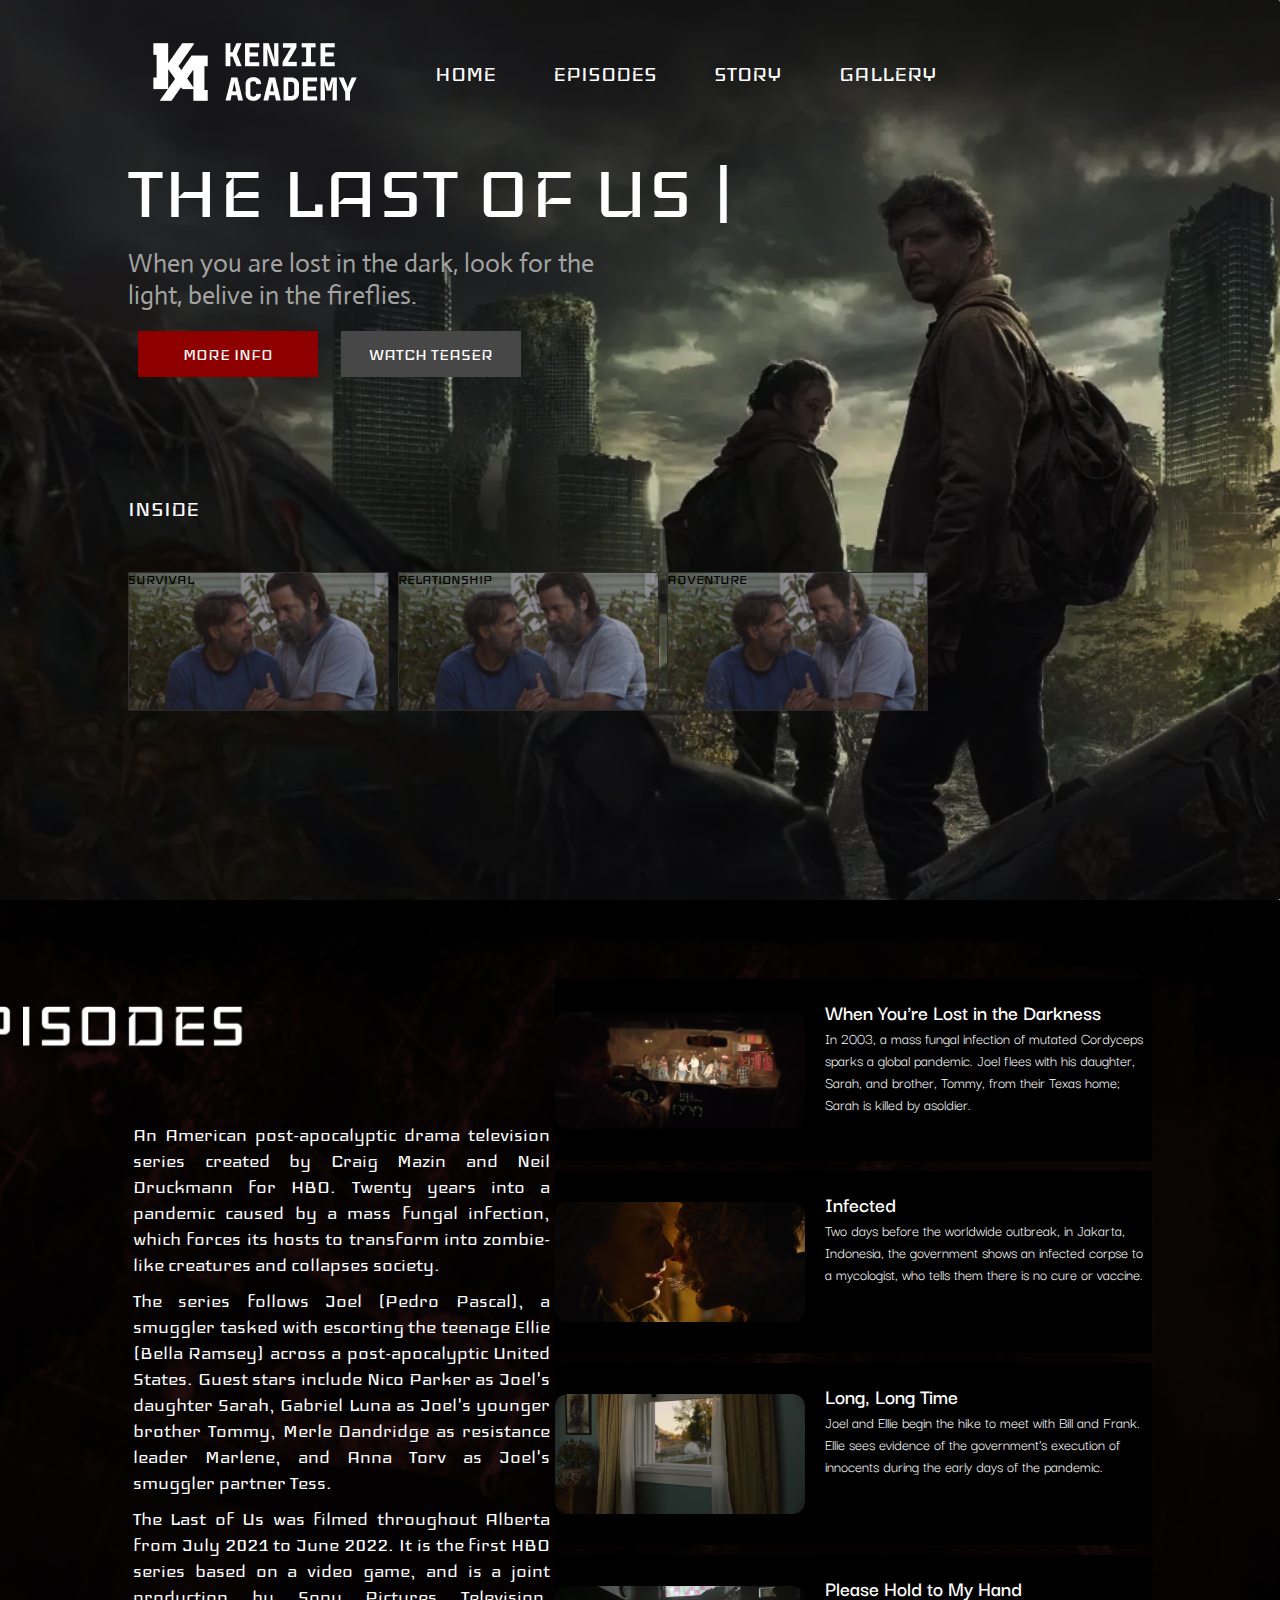
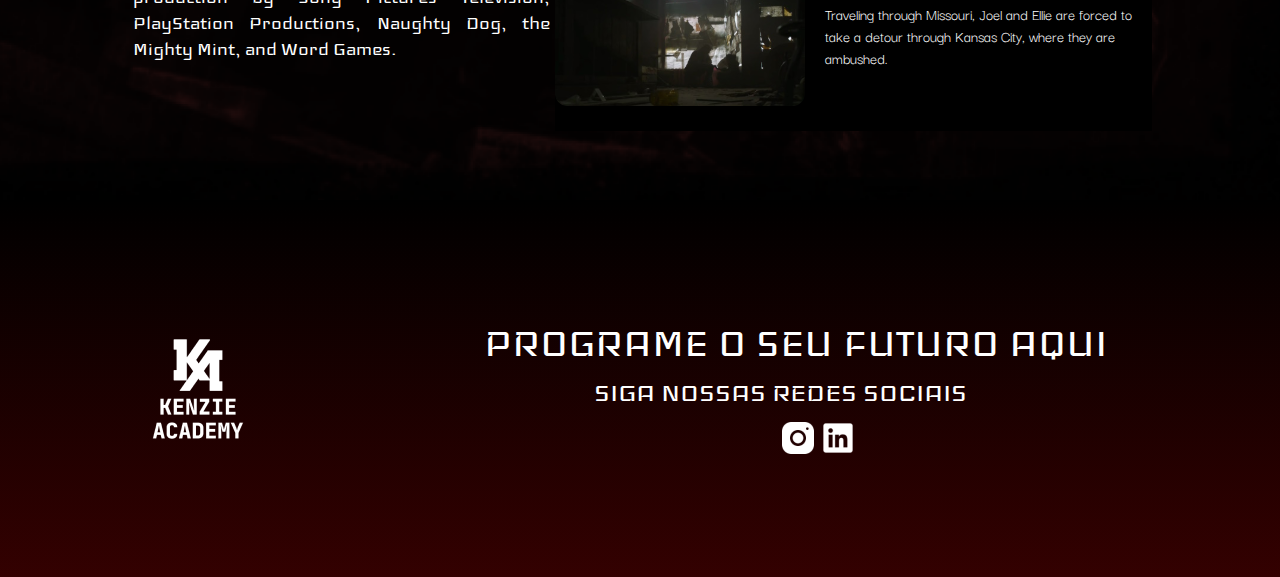
<file: index.html>
<!DOCTYPE html>
<html lang="en">
  <head>
    <meta charset="UTF-8" />
    <meta http-equiv="X-UA-Compatible" content="IE=edge" />
    <meta name="viewport" content="width=device-width, initial-scale=1.0" />
    <script src="./script.js" defer></script>
    <link rel="preconnect" href="https://fonts.googleapis.com" />
    <link rel="preconnect" href="https://fonts.gstatic.com" crossorigin />
    <link rel="preconnect" href="https://fonts.googleapis.com" />
    <link rel="preconnect" href="https://fonts.gstatic.com" crossorigin />
    <link
      href="https://fonts.googleapis.com/css2?family=Actor&family=Darker+Grotesque:wght@300;400;500;600;700;800;900&family=Iceland&display=swap"
      rel="stylesheet"
    />
    <link rel="stylesheet" href="./assets/styles/global.css" />
    <link rel="stylesheet" href="./assets/styles/style.css" />
    <title>Maratona Kenzie</title>
  </head>
  <body>
     <!-- TELA 01 -->
      <div class="home">
        <div class="container">
          <header class="flex">
            <figure>
              <img src="./assets/images/KenzieAcademyLogo.png" />
            </figure>
            <nav>
              <ul>
                <li><a href="#">HOME</a></li>
                <li>
                  <a href="#">EPISODES</a>
                </li>
                <li>
                  <a href="#">STORY</a>
                </li>
                <li>
                  <a href="#">GALLERY</a>
                </li>
              </ul>
            </nav>
          </header>
          <main class="flex-column">
            <h1>THE LAST OF US |</h1>
            <p>
              When you are lost in the dark, look for the light, belive in the
              fireflies.
            </p>
            <div>
              <button class="active">MORE INFO</button>
              <button class="inactive">WATCH TEASER</button>
            </div>
            <section class="flex-column">
              <h3>INSIDE</h3>
              <ul class="flex">
                <li>SURVIVAL</li>
                <li>RELATIONSHIP</li>
                <li>ADVENTURE</li>
              </ul>
            </section>
          </main>
        </div>
      
  
       
      </div>
  
      <!-- TELA 02 -->
      <section class="episodes">
        <div class="container flex">
          <section class="posts flex-column">
            <p>
              An American post-apocalyptic drama television series created by
              Craig Mazin and Neil Druckmann for HBO. Twenty years into a pandemic
              caused by a mass fungal infection, which forces its hosts to
              transform into zombie-like creatures and collapses society.
            </p>
            <p>
              The series follows Joel (Pedro Pascal), a smuggler tasked with
              escorting the teenage Ellie (Bella Ramsey) across a post-apocalyptic
              United States. Guest stars include Nico Parker as Joel's daughter
              Sarah, Gabriel Luna as Joel's younger brother Tommy, Merle Dandridge
              as resistance leader Marlene, and Anna Torv as Joel's smuggler
              partner Tess.
            </p>
            <p>
              The Last of Us was filmed throughout Alberta from July 2021 to June
              2022. It is the first HBO series based on a video game, and is a
              joint production by Sony Pictures Television, PlayStation
              Productions, Naughty Dog, the Mighty Mint, and Word Games.
            </p>
          </section>
  
          <!-- ESTA LISTA SERÁ GERADA PELO DOM, DEIXEI APENAS O PRIMEIRO CARD -->
          <ul class="episodes-list">
            <!-- <li class="card">
              <img src="./assets/images/episodes/episode1.svg" />
              <div class="card-text">
                <h4>"When You're Lost in the Darkness"</h4>
                <p>
                  In 2003, a mass fungal infection of mutated Cordyceps sparks a
                  global pandemic. Joel flees with his daughter, Sarah, and
                  brother, Tommy, from their Texas home; Sarah is killed by a
                  soldier.
                </p>
              </div>
            </li> -->
  
           
          </ul>
        </div>
      </section>

       <!-- TELA 03 -->
      <footer >
        <div  class="container flex">
          
            <img src="./assets//images/footer/KenzieLogo.png">
            </img>
         
          <section class="flex-column">
            <h2>
              PROGRAME O SEU FUTURO AQUI
            </h2>
            <h3> SIGA NOSSAS REDES SOCIAIS</h3>
            <div class="footer-icons">
              <img src="./assets/images/footer/InstagramIcon.png" alt="">
              <img src="./assets/images/footer/LinkedinIcon.png" alt="">
            </div>
          </section>
        </div>
      </footer>
  </body>
</html>
</file>
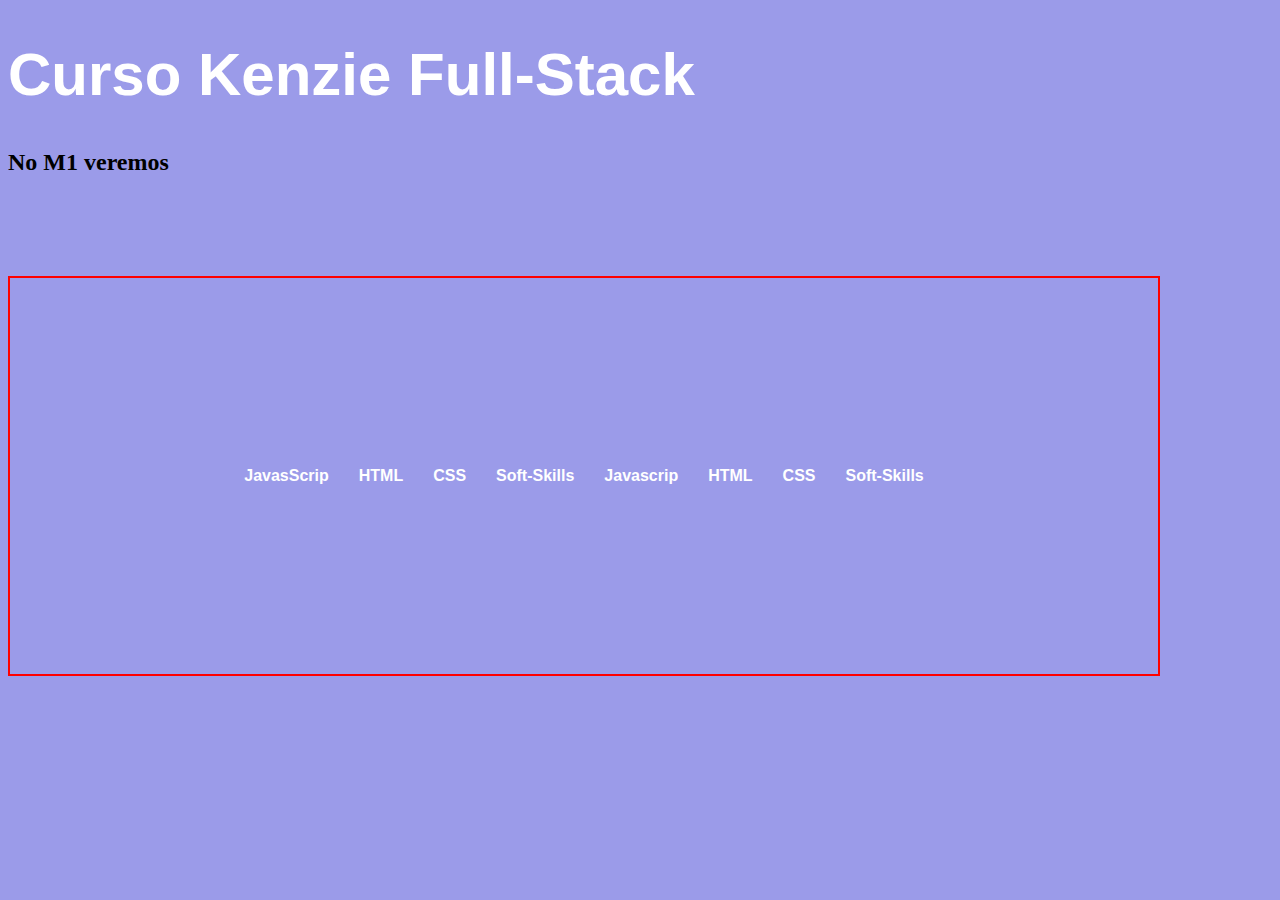
<file: modelo/teste.html>
<!DOCTYPE html>
<html lang="en">
  <head>
    <meta charset="UTF-8" />
    <meta http-equiv="X-UA-Compatible" content="IE=edge" />
    <meta name="viewport" content="width=device-width, initial-scale=1.0" />
    <script src="./explicacao.js" defer></script>
    <link rel="stylesheet" href="explicacao.css" />
    <title>Document</title>
  </head>
  <body>
    <header>
      <h1>Curso Kenzie Full-Stack</h1>
    </header>
    <main>
      <h2>No M1 veremos</h2>
      <ul class="list">
        <li>JavasScrip</li>
        <li>HTML</li>
        <li>CSS</li>
      </ul>
    </main>
  </body>
</html>
</file>
<file: assets/styles/global.css>
* {
  padding: 0;
  margin: 0;
  border: 0;
  box-sizing: border-box;
  list-style: none;
  text-decoration: none;
}

:root {
  --color-primary: #ce3029;
  --color-secondary: #8e0000;
  --color-grey-1: #474747;
  --color-grey-2: #ffffff;
  --color-grey-3: #000000;
  --text-color-1: #c7c7c7cc;
}

body {
  font-family: "Iceland", sans-serif;
  width: 100vw;
  height: 100vh;
}
</file>
<file: assets/styles/style.css>
.flex {
  display: flex;
  align-items: center;
  justify-content: space-between;
}

.flex-column {
  display: flex;
  flex-direction: column;
  gap: 10px;
}

.container {
  width: 80vw;
  height: 100%;
  margin: 0 auto;
}

.home {
  height: 900px;
  background-image: url("../images/background.svg");
  background-repeat: no-repeat;
  background-size: cover;
  background-position: top right;
}

/* HEADER*/

figure > img {
  height: 144px;
  width: 254px;
}

nav {
  width: 70%;
}

nav > ul {
  width: 70%;
  display: flex;
  align-items: center;
  justify-content: space-between;
}

ul > li > a {
  color: var(--color-grey-2);
  height: 65px;
  font-family: Iceland;
  font-weight: 400;
  font-size: 26px;
}

ul > li > a:hover {
  font-weight: 600;
}
/* HEADER */

/* MAIN */
main {
  width: 80vw;
  margin: 0 auto;
  gap: 15px;
  /* position: relative;
  top: 250px; */
}

h1 {
  width: 668px;
  font-family: Iceland;
  font-size: 92px;
  font-weight: 400;
  line-height: 89px;
  text-align: left;
  color: var(--color-grey-2);
}

main > p {
  width: 506px;
  font-family: Actor;
  font-size: 26px;
  font-weight: 400;
  line-height: 32px;
  text-align: left;
  color: var(--text-color-1);
}

button {
  height: 46px;
  width: 180px;
  left: 5002px;
  top: 23px;
  color: var(--color-grey-2);
  margin: 10px;
  font-family: Iceland;
  font-size: 20px;
  font-weight: 400;
  line-height: 19px;
  text-align: center;
  cursor: pointer;
}

.active {
  background-color: var(--color-secondary);
}

.active:hover {
  border: 2px solid var(--color-grey-1);
}

.inactive {
  background-color: var(--color-grey-1);
}

.inactive:hover {
  border: 2px solid var(--color-grey-2);
}

main > section {
  margin-top: 100px;
}

h3 {
  height: 65px;
  width: 336px;
  font-family: Iceland;
  font-size: 26px;
  font-weight: 400;
  line-height: 25px;
  text-align: left;
  color: var(--color-grey-2);
}

section > ul {
  width: 800px;
}

section > ul > li {
  height: 139px;
  width: 261px;
  background-image: url("../images/inside/relationship.svg");
  background-repeat: no-repeat;
  background-size: cover;
  background-position: top right;
}
/* MAIN */

/*EPISODES*/

.episodes {
  height: 900px;
  background-image: url("../images/backgroundEpisodes.png");
  background-repeat: no-repeat;
  background-size: cover;
  background-position: top right;
}

.posts {
  height: 546px;
  width: 479px;
  margin-top: 80px;
  padding: 5px;
  text-align: justify;
}

.posts > p {
  color: var(--color-grey-2);
  font-family: Iceland;
  font-size: 22px;
  font-weight: 400;
  line-height: 26px;
}

.episodes-list::-webkit-scrollbar {
  background-color: var(--color-secondary); /* color of the scroll thumb */
  border-radius: 20px; /* roundness of the scroll thumb */
  border: 3px solid black; /* creates padding around scroll thumb */
}
.episodes-list {
  height: 762px;
  width: 671px;
  margin: 0 auto;
  overflow: auto;
}
.card {
  height: 182px;
  width: 650px;
  display: flex;
  align-items: center;
  margin: 10px auto;
  background-color: var(--color-grey-3);
}

.card > img {
  height: 120px;
  width: 250px;
  border-radius: 12px;
}

.card-text {
  width: 60%;
  height: 80%;
  margin: 20px;
}

/*EPISODES*/
.card-text > h4 {
  height: 30px;
  font-family: Darker Grotesque;
  font-size: 22px;
  font-weight: 600;
  line-height: 30px;
  letter-spacing: 0em;
  text-align: left;
  color: var(--color-grey-2);
}

.card-text > p {
  height: 88px;
  width: 324px;
  left: 5690px;
  top: 639px;
  border-radius: nullpx;
  font-family: Darker Grotesque;
  font-size: 16px;
  font-weight: 400;
  line-height: 22px;
  letter-spacing: 0em;
  text-align: left;
  color: var(--color-grey-2);
}

/*FOOTER*/

footer {
  height: 377px;
  background: linear-gradient(180deg, #000000 0%, #950202 289.06%);
}

footer > container > img {
  height: 140px;
  width: 140px;
}

.container > section > h2 {
  height: 47px;
  width: 668px;
  left: 5446px;
  font-family: Iceland;
  font-size: 48px;
  font-weight: 400;
  line-height: 47px;
  letter-spacing: 0em;
  text-align: left;
  color: var(--color-grey-2);
}

.container > section > h3 {
  height: 31px;
  width: 449px;
  font-family: Iceland;
  font-size: 32px;
  font-weight: 400;
  line-height: 31px;
  letter-spacing: 0em;
  text-align: left;
  color: var(--color-grey-2);
  margin: 0 auto;
}

.footer-icons {
  display: flex;
  justify-content: center;
  align-items: center;
}
</file>
<file: modelo/explicacao.css>
body {
  background-color: rgb(155, 155, 233);
}

h1 {
  color: #ffffff;
  font-family: "Lucida Sans", "Lucida Sans Regular", "Lucida Grande",
    "Lucida Sans Unicode", Geneva, Verdana, sans-serif;
  font-size: 60px;
}

.list {
  list-style: none;
  height: 400px;
  width: 90vw;
  margin-top: 100px;
  padding-left: 0;
  box-sizing: border-box;
  border: 2px solid red;
  display: flex;
  flex-direction: row;
  align-items: center;
  justify-content: center;
  gap: 30px;
}

.list li {
  font-weight: bold;
  font-family: "Lucida Sans", "Lucida Sans Regular", "Lucida Grande",
    "Lucida Sans Unicode", Geneva, Verdana, sans-serif;
  color: #ffffff;
}
</file>
